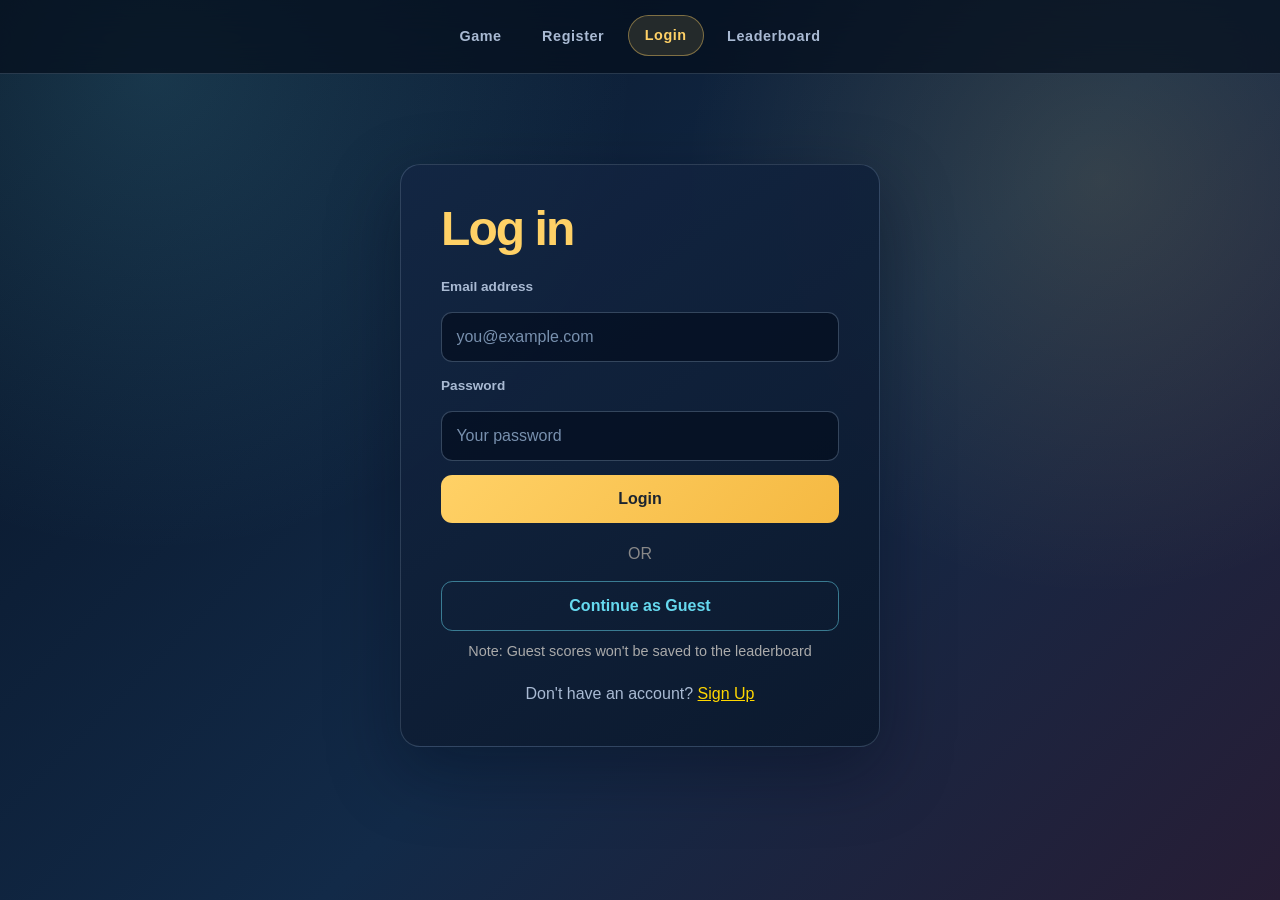
<file: html_files/index.html>
<!DOCTYPE html>
<html lang="en">
<head>
  <meta charset="UTF-8">
  <meta name="viewport" content="width=device-width, initial-scale=1">
  <meta name="description" content="Midas Flight, a fast-paced Flappy Bird-style arcade game.">
  <title>Play Midas Flight</title>
  <link rel="stylesheet" href="../css/styles.css">
</head>
<body>
  <nav>
    <ul aria-label="Primary navigation">
      <li><a href="../html_files/index.html" aria-current="page">Game</a></li>
      <li><a href="../html_files/signup.html">Register</a></li>
      <li><a href="../html_files/login.html">Login</a></li>
      <li><a href="../html_files/leaderboards.html">Leaderboard</a></li>
    </ul>
  </nav>

  <main class="game-shell">
    <header class="page-heading">
      <h1>Midas Flight</h1>
      <h2>The escape from capitalism.</h2>
    </header>

    <div class="user-section" aria-live="polite">
      <span id="user-display"></span>
      <button id="signout-btn" type="button" style="display: none;">Sign out</button>
    </div>

    <section class="how-to-play" aria-labelledby="how-to-play-title">
      <h3 id="how-to-play-title">How to play</h3>
      <div class="instructions">
        <p><strong>Controls:</strong> Press <kbd>Space</kbd> or <kbd>Up Arrow</kbd> to fly</p>
        <p><strong>Objective:</strong> Navigate through the pipes and collect coins</p>
        <p><strong>Scoring:</strong> Build combos, pass pipes, and collect coins</p>
        <p><strong>Restart:</strong> Press <kbd>Space</kbd> after game over</p>
      </div>
    </section>

    <canvas id="board" width="750" height="650" aria-label="Midas Flight game board"></canvas>
  </main>

  <script src="../js_files/transitions.js"></script>
  <script type="module" src="../js_files/midasflight.js"></script>
  <script>
    // Display user info and sign out button
    const currentUser = JSON.parse(sessionStorage.getItem("currentuser"));
    const userDisplay = document.getElementById("user-display");
    const signoutBtn = document.getElementById("signout-btn");

    if (!currentUser) {
      // No user logged in - redirect to login page
      window.location.href = "login.html";
    } else if (currentUser.isGuest) {
      // Guest user
      userDisplay.textContent = "Playing as Guest";
    } else {
      // Registered user
      userDisplay.textContent = `Welcome, ${currentUser.firstname}!`;
      signoutBtn.style.display = "inline-block";
    }

    // Sign out functionality
    signoutBtn.addEventListener("click", () => {
      sessionStorage.removeItem("currentuser");
      window.location.href = "login.html";
    });
  </script>
</body>
</html>
</file>
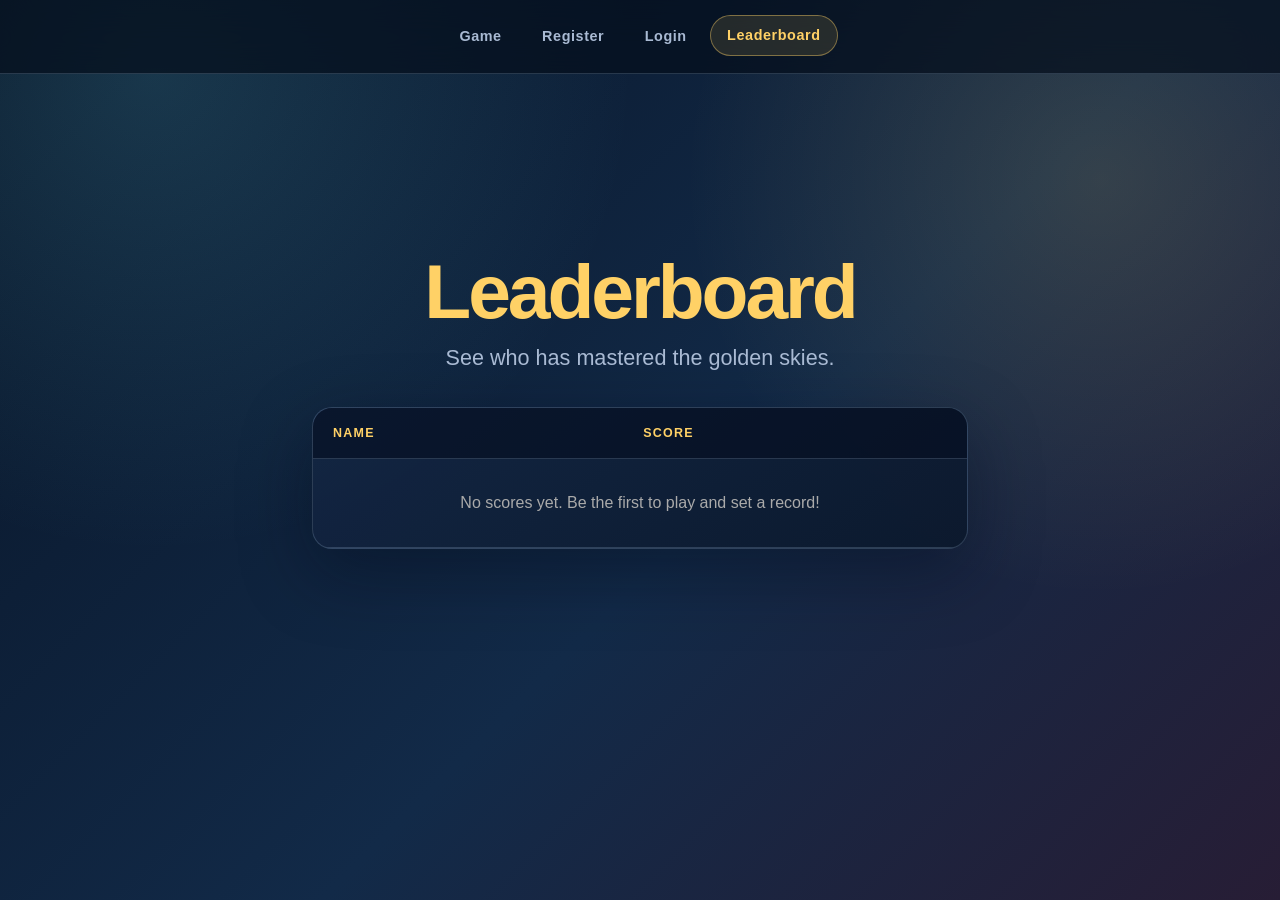
<file: html_files/leaderboards.html>
<!DOCTYPE html>
<html lang="en">
  <head>
    <meta charset="UTF-8" />
    <meta name="viewport" content="width=device-width, initial-scale=1" />
    <title>Leaderboard - Midas Flight</title>
    <link rel="stylesheet" href="../css/styles.css" />
  </head>

  <body>
    <nav>
      <ul aria-label="Primary navigation">
        <li><a href="../html_files/index.html">Game</a></li>
        <li><a href="../html_files/signup.html">Register</a></li>
        <li><a href="../html_files/login.html">Login</a></li>
        <li><a href="../html_files/leaderboards.html" aria-current="page">Leaderboard</a></li>
      </ul>
    </nav>

    <main class="page-container">
    <header class="page-heading">
      <h1>Leaderboard</h1>
      <h2>See who has mastered the golden skies.</h2>
    </header>

    <section class="leaderboard" aria-labelledby="leaderboard-title">
      <h2 id="leaderboard-title" class="sr-only">Top Midas Flight scores</h2>
      <table id="table">
        <thead>
          <tr>
            <th>Name</th>
            <th>Score</th>
          </tr>
        </thead>
        <tbody id="tbody"></tbody>
      </table>
    </section>
    </main>

    <script type="module" src="../js_files/leaderboards.js"></script>
    <script src="../js_files/transitions.js">

      document.getElementById("guest-btn").addEventListener("click", () => {
        const guestUser = {
          firstname: "Guest",
          email: "guest@temporary.com",
          isGuest: true
        };
        sessionStorage.setItem("currentuser", JSON.stringify(guestUser));
        window.location.href = "index.html";
      });
    </script>
  </body>
</html>
</file>
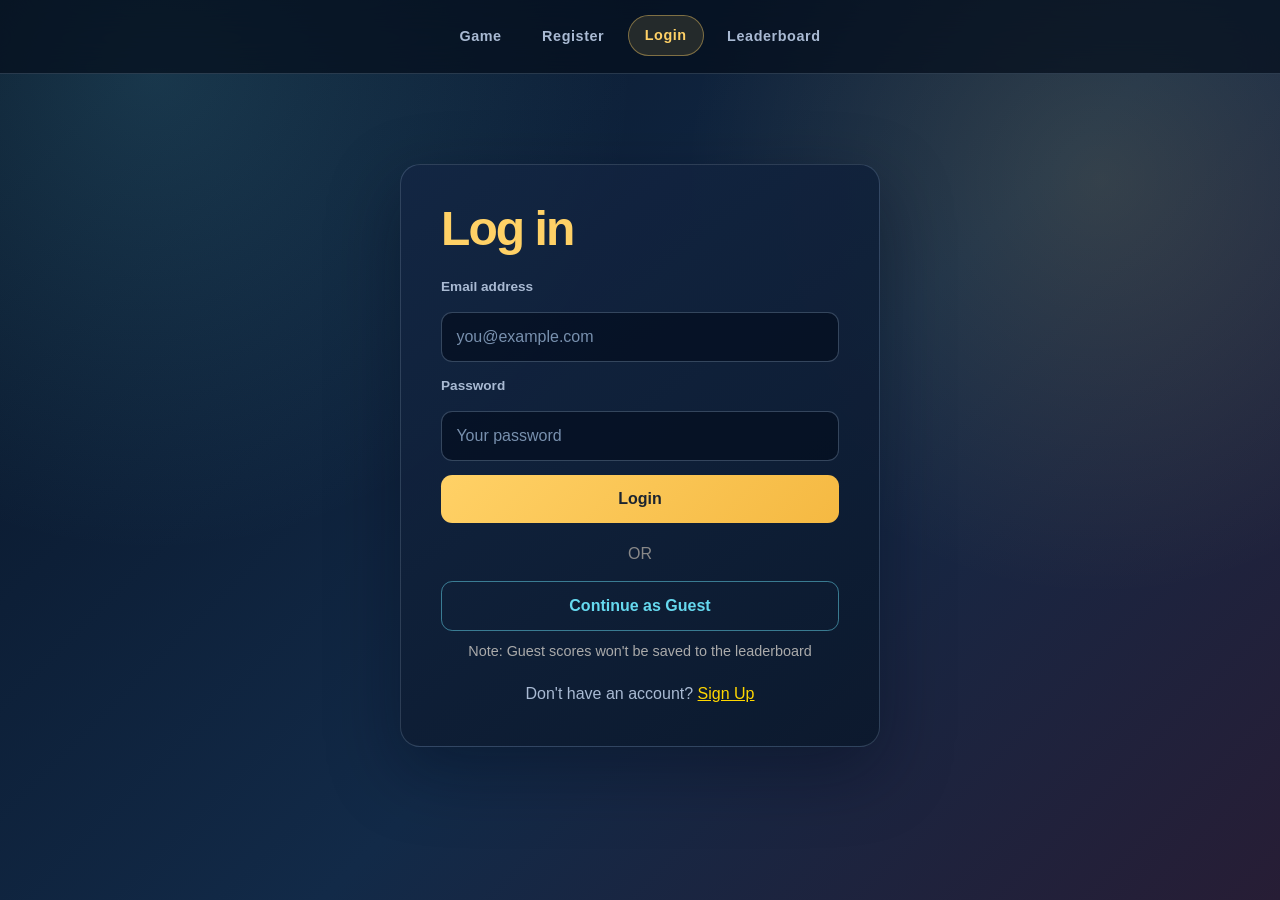
<file: html_files/login.html>
<!DOCTYPE html>
<html lang="en">
<head>
  <meta charset="UTF-8">
  <meta name="viewport" content="width=device-width, initial-scale=1">
  <title>Log in - Midas Flight</title>
  <link rel="stylesheet" href="../css/styles.css">
</head>
<body>
  <nav>
    <ul aria-label="Primary navigation">
      <li><a href="../html_files/index.html">Game</a></li>
      <li><a href="../html_files/signup.html">Register</a></li>
      <li><a href="../html_files/login.html" aria-current="page">Login</a></li>
      <li><a href="../html_files/leaderboards.html">Leaderboard</a></li>
    </ul>
  </nav>

  <main class="page-container">
  <section class="form-container" aria-labelledby="login-title">
    <h1 id="login-title">Log in</h1>
    
    <div id="error-message" role="alert" aria-live="assertive"></div>
    <div id="success-message" role="status" aria-live="polite"></div>
    
    <form id="form">
      <label for="email-input">Email address</label>
      <input 
        type="email" 
        id="email-input" 
        autocomplete="email"
        placeholder="you@example.com"
        required
      >
      
      <label for="password-input">Password</label>
      <input 
        type="password" 
        id="password-input" 
        autocomplete="current-password"
        placeholder="Your password"
        required
      >
      
      <button type="submit">Login</button>
    </form>

    <!-- Guest Login Button -->
    <div class="guest-option">
      <p style="text-align: center; color: #888; margin: 15px 0;">OR</p>
      <button id="guest-btn" class="guest-button">Continue as Guest</button>
      <p style="text-align: center; color: #aaa; font-size: 0.9rem; margin-top: 10px;">
        Note: Guest scores won't be saved to the leaderboard
      </p>
    </div>
    
    <p style="text-align: center; margin-top: 15px; color: white;">
      Don't have an account? <a href="signup.html" style="color: #ffd700;">Sign Up</a>
    </p>
  </section>
  </main>

  <script src="../js_files/transitions.js"></script>
  <script type="module" src="../js_files/auth.js"></script>
  <script type="module">
    // Guest login functionality - UPDATED to use sessionStorage
    document.getElementById("guest-btn").addEventListener("click", () => {
      const guestUser = {
        firstname: "Guest",
        email: "guest@temporary.com",
        isGuest: true
      };
      sessionStorage.setItem("currentuser", JSON.stringify(guestUser));
      window.location.href = "index.html";
    });
  </script>
</body>
</html>
</file>
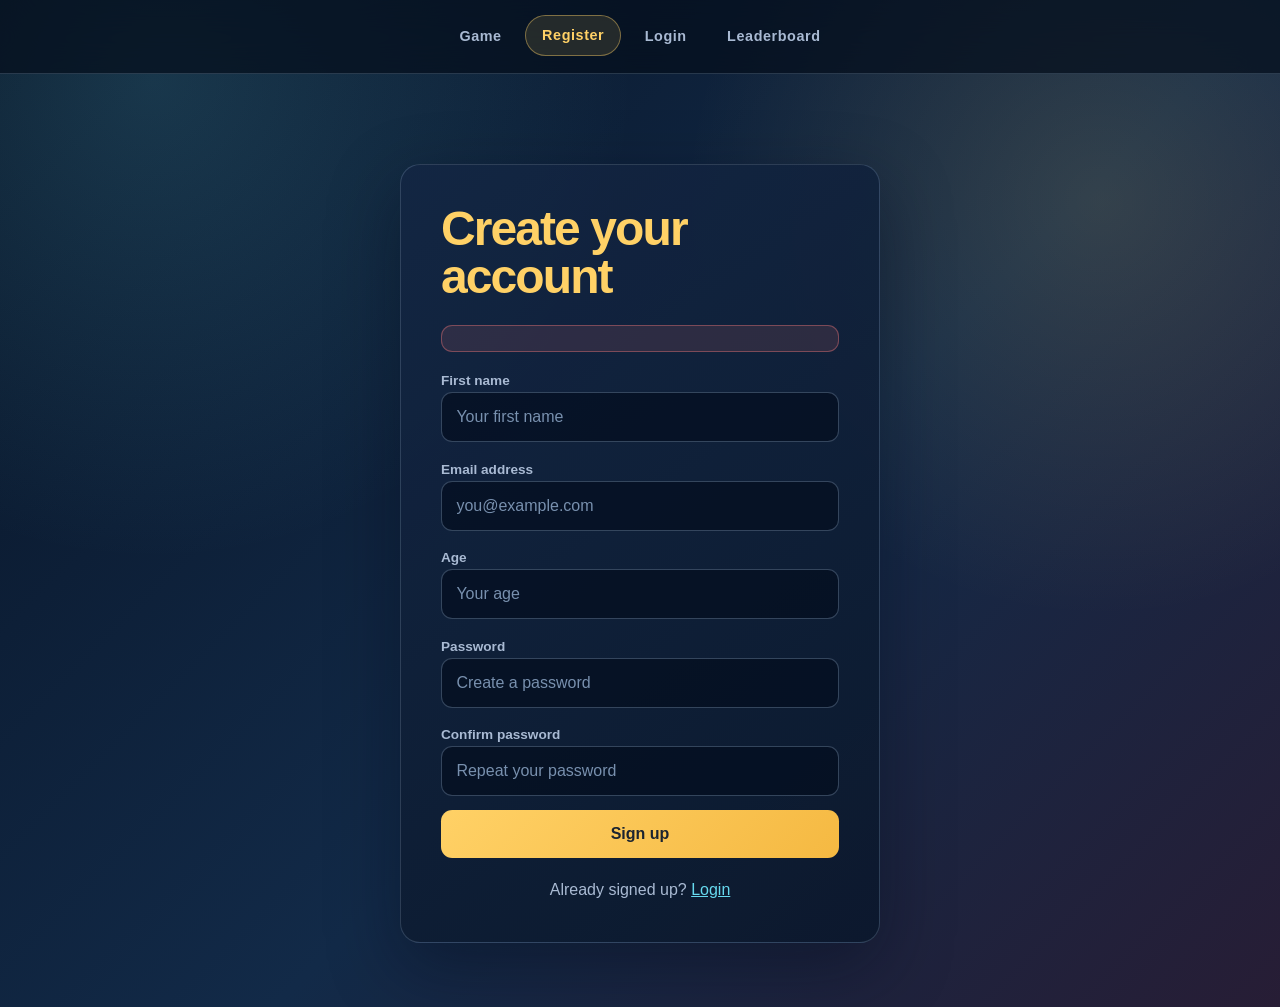
<file: html_files/signup.html>
<!DOCTYPE html>
<html lang="en">

<head>
  <meta charset="UTF-8">
  <meta name="viewport" content="width=device-width, initial-scale=1">
  <title>Create an account - Midas Flight</title>

  <!-- Link to the main stylesheet for consistent design -->
  <link rel="stylesheet" href="../css/styles.css">
</head>

<body>

  <!-- =========================
       NAVIGATION BAR SECTION
       Contains links to all pages in the project
  ========================== -->
  <nav>
    <ul aria-label="Primary navigation">
      <li><a href="../html_files/index.html">Game</a></li>
      <li><a href="../html_files/signup.html" aria-current="page">Register</a></li>
      <li><a href="../html_files/login.html">Login</a></li>
      <li><a href="../html_files/leaderboards.html">Leaderboard</a></li>
    </ul>
  </nav>

  <!-- =========================
       SIGNUP FORM WRAPPER
       Holds the entire registration form
  ========================== -->
  <main class="page-container">
  <section class="wrapper" aria-labelledby="signup-title">
    <h1 id="signup-title">Create your account</h1>

    <!-- Error display area for JavaScript validation messages -->
    <p id="error-box"></p>

    <!-- =========================
         MAIN SIGNUP FORM
         Users enter their details here
    ========================== -->
    <form id="form">

      <!-- These two divs show text feedback (validation or success) -->
      <div id="error-message"></div>
      <div id="success-message"></div>

      <!-- USER INPUT FIELDS -->
      <div><label for="firstname-input">First name</label>
        <input type="text" id="firstname-input" autocomplete="given-name" placeholder="Your first name" required></div>

      <div><label for="email-input">Email address</label>
        <input type="email" id="email-input" autocomplete="email" placeholder="you@example.com" required></div>

      <div><label for="age-input">Age</label>
        <input type="number" id="age-input" autocomplete="off" placeholder="Your age" min="1" max="120" required></div>

      <div><label for="password-input">Password</label>
        <input type="password" id="password-input" autocomplete="new-password" placeholder="Create a password" required></div>

      <div><label for="repeat-password-input">Confirm password</label>
        <input type="password" id="repeat-password-input" autocomplete="new-password" placeholder="Repeat your password" required></div>

      <!-- Submit button for signup -->
      <button type="submit">Sign up</button>
    </form>

    <!-- Redirect link for users who already have an account -->
    <p>Already signed up? <a href="login.html">Login</a></p>
  </section>
  </main>

  <!-- =========================
       JAVASCRIPT LINKS
       - auth.js handles form validation & registration logic
       - transitions.js can handle visual effects or page animations
  ========================== -->
  <script type="module" src="../js_files/auth.js"></script>
  <script src="../js_files/transitions.js"></script>

</body>
</html>
</file>
<file: css/styles.css>
* {
 margin: 0;
 padding: 0;
 box-sizing: border-box;
}
body {
 background: linear-gradient(0deg, #0046FF, #FF9013);
 font-family: "Comic Sans MS", sans-serif;
 min-height: 100vh;
 animation: fadeIn 0.5s ease-in;
}
@keyframes fadeIn {
    from {
        opacity: 0;
    }
    to {
        opacity: 1;
    }
}
/* Fade out when leaving page */
body.fade-out {
    animation: fadeOut 0.3s ease-out;
    opacity: 0;
}
@keyframes fadeOut {
    from {
        opacity: 1;
    }
    to {
        opacity: 0;
    }
}
/* Navigation */
nav {
 background-color: rgba(0, 0, 0, 0.5);
 padding: 1rem 2rem;
 z-index: 100;
}
nav ul {
 list-style: none;
 display: flex;
 gap: 2rem;
 margin: 0;
 padding: 0;
}
nav a {
 color: #ffffff;
 text-decoration: none;
 font-size: 1.1rem;
 transition: color 0.3s;
}
nav a:hover {
 color: #ffd700;
}
h1 {
 color: lightgrey;
 font-size: 2.5rem;
 text-shadow: 3px 3px 6px black;
 text-align: center;
 margin-top: 2rem;
 margin-bottom: 0.5rem;
}
h2 {
 color: lightgrey;
 font-size: 1rem;
 text-shadow: 3px 3px 6px black;
 text-align: center;
 margin-bottom: 1.5rem;
}
/* Container (Used for Leaderboard/Forms) */
.container {
 max-width: 1200px;
 margin: 0 auto;
 padding: 2rem;
}
/* Grid */
.grid-2 {
 display: grid;
 grid-template-columns: repeat(2, 1fr);
 gap: 2rem;
}
.box {
 background-color: #2a2a2a;
 padding: 2rem;
 border-radius: 8px;
}
/* Forms */
.form-container {
 max-width: 400px;
 margin: 0 auto;
 background-color: #2a2a2a;
 padding: 2rem;
 border-radius: 8px;
}
input,
button {
 width: 100%;
 padding: 0.75rem;
 margin-bottom: 1rem;
 border: none;
 border-radius: 4px;
}
input {
 background-color: #3a3a3a;
 color: #ffffff;
}
button {
 background-color: #ffd700;
 color: #000000;
 cursor: pointer;
 font-weight: bold;
}
button:hover {
 background-color: #ffed4e;
}
/* Leaderboard container */
.leaderboard {
  background-color: #2a2a2a;
  border-radius: 8px;
  overflow: hidden;
  width: 60%;
  margin: 0 auto;
  box-shadow: 0 0 10px rgba(0, 0, 0, 0.4);
}
.leaderboard table {
  width: 100%;
  border-collapse: collapse;
}
.leaderboard th,
.leaderboard td {
  padding: 1rem;
  text-align: left;
  border-bottom: 1px solid #3a3a3a;
  color: white;
}
.leaderboard th {
  background-color: #111;
  color: #00c6ff;
  font-size: 1.1rem;
  letter-spacing: 1px;
  text-transform: uppercase;
}
.leaderboard tr:nth-child(even) {
  background-color: #242424;
}
.leaderboard tr:hover {
  background-color: #333;
  transition: background-color 0.3s ease;
}
/* Title */
h1 {
  margin-top: 2rem;
  font-size: 2rem;
  color: #00c6ff;
  letter-spacing: 1px;
}
 #error-message {
   display: none;
   color: #721c24;
   padding: 12px;
   margin-bottom: 15px;
   background-color: #f8d7da;
   border: 1px solid #f5c6cb;
   border-radius: 4px;
 }
 #success-message {
   display: none;
   color: #155724;
   padding: 12px;
   margin-bottom: 15px;
   background-color: #d4edda;
   border: 1px solid #c3e6cb;
   border-radius: 4px;
 }

 /* User Section with Sign Out Button */
.user-section {
  text-align: center;
  margin: 1rem auto;
  padding: 0.75rem;
  background-color: rgba(42, 42, 42, 0.8);
  border-radius: 8px;
  max-width: 600px;
  display: flex;
  justify-content: center;
  align-items: center;
  gap: 1rem;
}

#user-display {
  color: #ffd700;
  font-size: 1.1rem;
  font-weight: bold;
}

#signout-btn {
  background-color: #ff4444;
  color: white;
  padding: 0.5rem 1.5rem;
  border: none;
  border-radius: 4px;
  cursor: pointer;
  font-weight: bold;
  font-size: 0.95rem;
  transition: background-color 0.3s;
  width: auto;
  margin: 0;
}

#signout-btn:hover {
  background-color: #cc0000;
}

/* GAME BOARD STYLING - CENTERED WITH DARK BACKDROP */
#board {
    display: block;
    margin: 0 auto 2rem auto; /* Center horizontally */
    background-color: #0a0a0a; /* Very dark backdrop for visibility */
    border: 5px solid #ffd700; /* Gold border */
    border-radius: 8px; /* Rounded corners */
    box-shadow: 0 10px 40px rgba(0, 0, 0, 0.7); /* Deep shadow for depth */
}

/* Modern shared interface */
:root {
  --ink: #eaf2ff;
  --muted: #a9bad3;
  --surface: rgba(15, 29, 52, 0.88);
  --surface-strong: #101f38;
  --line: rgba(174, 202, 235, 0.2);
  --gold: #ffd166;
  --gold-strong: #f5b942;
  --cyan: #66d9ef;
  --danger: #ff7b7b;
  --shadow: 0 24px 70px rgba(2, 8, 23, 0.38);
}

html {
  min-width: 320px;
  background: #081426;
}

body {
  background:
    radial-gradient(circle at 12% 8%, rgba(102, 217, 239, 0.16), transparent 30rem),
    radial-gradient(circle at 86% 20%, rgba(255, 209, 102, 0.14), transparent 26rem),
    linear-gradient(135deg, #081426 0%, #122a48 56%, #271d35 100%);
  color: var(--ink);
  font-family: "Avenir Next", "Trebuchet MS", "Segoe UI", sans-serif;
  line-height: 1.5;
  padding-bottom: 4rem;
}

body::before {
  background-image: linear-gradient(rgba(255, 255, 255, 0.025) 1px, transparent 1px), linear-gradient(90deg, rgba(255, 255, 255, 0.025) 1px, transparent 1px);
  background-size: 32px 32px;
  content: "";
  inset: 0;
  pointer-events: none;
  position: fixed;
  z-index: -1;
}

nav {
  align-items: center;
  backdrop-filter: blur(18px);
  background: rgba(5, 14, 28, 0.72);
  border-bottom: 1px solid var(--line);
  display: flex;
  justify-content: center;
  padding: 1rem clamp(1rem, 4vw, 4rem);
  position: sticky;
  top: 0;
}

nav ul {
  align-items: center;
  display: flex;
  flex-wrap: wrap;
  gap: 0.4rem;
  justify-content: center;
  width: min(100%, 1120px);
}

nav a {
  border: 1px solid transparent;
  border-radius: 999px;
  color: var(--muted);
  display: block;
  font-size: 0.9rem;
  font-weight: 700;
  letter-spacing: 0.04em;
  padding: 0.55rem 1rem;
  transition: background 180ms ease, border-color 180ms ease, color 180ms ease, transform 180ms ease;
}

nav a:hover,
nav a:focus-visible,
nav a[aria-current="page"] {
  background: rgba(255, 209, 102, 0.12);
  border-color: rgba(255, 209, 102, 0.42);
  color: var(--gold);
  transform: translateY(-1px);
}

h1,
h2,
h3 {
  color: var(--ink);
  text-shadow: none;
}

h1 {
  font-size: clamp(2.1rem, 5vw, 4.5rem);
  letter-spacing: -0.04em;
  line-height: 1;
  margin: 0;
}

h2 {
  color: var(--muted);
  font-size: clamp(1rem, 2vw, 1.35rem);
  font-weight: 500;
  margin: 0.75rem 0 0;
}

h3 {
  font-size: 1rem;
  letter-spacing: 0.08em;
  text-transform: uppercase;
}

a {
  color: var(--cyan);
}

a:focus-visible,
button:focus-visible,
input:focus-visible {
  outline: 3px solid var(--gold);
  outline-offset: 3px;
}

.sr-only {
  clip: rect(0, 0, 0, 0);
  clip-path: inset(50%);
  height: 1px;
  overflow: hidden;
  position: absolute;
  white-space: nowrap;
  width: 1px;
}

.page-heading,
.game-shell,
.page-container {
  margin: 0 auto;
  max-width: 1120px;
  padding: clamp(2.5rem, 7vw, 6rem) clamp(1rem, 4vw, 2rem) 0;
}

.page-heading {
  text-align: center;
}

.page-heading h1 {
  color: var(--gold);
  font-size: clamp(2.4rem, 6vw, 5rem);
}

.game-shell {
  align-items: center;
  display: flex;
  flex-direction: column;
  gap: 1.5rem;
  max-width: 980px;
  padding-top: 2rem;
}

.game-shell .page-heading {
  padding: 0;
}

.user-section {
  align-self: stretch;
  background: rgba(15, 29, 52, 0.66);
  border: 1px solid var(--line);
  border-radius: 1rem;
  color: var(--muted);
  margin: 0;
  max-width: none;
  padding: 0.7rem 1rem;
}

#user-display {
  color: var(--gold);
  font-size: 0.95rem;
}

#signout-btn {
  background: transparent;
  border: 1px solid rgba(255, 123, 123, 0.55);
  color: #ffb1b1;
}

#signout-btn:hover {
  background: rgba(255, 123, 123, 0.14);
}

.how-to-play,
.form-container,
.wrapper,
.leaderboard {
  background: linear-gradient(145deg, rgba(19, 38, 67, 0.92), rgba(11, 24, 44, 0.92));
  border: 1px solid var(--line);
  border-radius: 1.25rem;
  box-shadow: var(--shadow);
}

.how-to-play {
  align-self: stretch;
  display: grid;
  gap: 0.8rem;
  grid-template-columns: minmax(130px, 0.7fr) 1.5fr;
  padding: 1.2rem 1.4rem;
}

.how-to-play h3 {
  color: var(--gold);
  margin: 0;
}

.instructions {
  color: var(--muted);
  display: grid;
  gap: 0.35rem;
}

.instructions p {
  margin: 0;
}

kbd {
  background: #081426;
  border: 1px solid rgba(174, 202, 235, 0.35);
  border-bottom-width: 2px;
  border-radius: 0.35rem;
  color: var(--ink);
  font-size: 0.78em;
  padding: 0.12rem 0.4rem;
}

#board {
  border: 4px solid var(--gold);
  border-radius: 1.25rem;
  box-shadow: 0 20px 70px rgba(2, 8, 23, 0.55), 0 0 0 1px rgba(255, 255, 255, 0.08);
  height: auto;
  max-width: 100%;
  width: 750px;
}

.page-container {
  max-width: 720px;
}

.form-container,
.wrapper {
  margin: 0 auto;
  max-width: 480px;
  padding: clamp(1.5rem, 5vw, 2.5rem);
}

.form-container h1,
.wrapper h1 {
  color: var(--gold);
  font-size: clamp(2rem, 5vw, 3rem);
  margin-bottom: 1.5rem;
  text-align: left;
}

form {
  display: grid;
  gap: 0.9rem;
}

label {
  color: var(--muted);
  font-size: 0.85rem;
  font-weight: 700;
}

input,
button {
  border-radius: 0.7rem;
  font: inherit;
  min-height: 3rem;
  padding: 0.75rem 0.9rem;
}

input {
  background: rgba(4, 13, 30, 0.7);
  border: 1px solid rgba(174, 202, 235, 0.28);
  color: var(--ink);
  margin: 0;
  width: 100%;
}

input::placeholder {
  color: #7890ae;
}

button {
  background: linear-gradient(135deg, var(--gold), var(--gold-strong));
  border: 0;
  color: #1b2430;
  cursor: pointer;
  font-weight: 800;
  margin: 0;
  transition: filter 180ms ease, transform 180ms ease;
}

button:hover {
  background: linear-gradient(135deg, #ffe39a, var(--gold));
  filter: brightness(1.04);
  transform: translateY(-1px);
}

.guest-button {
  background: transparent;
  border: 1px solid rgba(102, 217, 239, 0.5);
  color: var(--cyan);
}

.guest-button:hover {
  background: rgba(102, 217, 239, 0.1);
}

.guest-option,
.form-container > p,
.wrapper > p {
  color: var(--muted) !important;
  margin-top: 1.2rem !important;
  text-align: center;
}

#error-message,
#success-message,
#error-box {
  border-radius: 0.7rem;
  font-size: 0.9rem;
  margin: 0 0 1rem;
  padding: 0.8rem 1rem;
}

#error-message,
#error-box {
  background: rgba(255, 123, 123, 0.12);
  border: 1px solid rgba(255, 123, 123, 0.38);
  color: #ffb1b1;
}

#success-message {
  background: rgba(109, 224, 172, 0.12);
  border: 1px solid rgba(109, 224, 172, 0.38);
  color: #a8f3ce;
}

.leaderboard {
  margin: 2rem auto 0;
  max-width: 760px;
  overflow: hidden;
  width: 100%;
}

.leaderboard table {
  border-collapse: collapse;
}

.leaderboard th,
.leaderboard td {
  border-bottom: 1px solid var(--line);
  color: var(--ink);
  padding: 1rem 1.25rem;
}

.leaderboard th {
  background: rgba(4, 13, 30, 0.6);
  color: var(--gold);
  font-size: 0.78rem;
  letter-spacing: 0.1em;
}

.leaderboard tr:nth-child(even) {
  background: rgba(255, 255, 255, 0.025);
}

.leaderboard tr:hover {
  background: rgba(102, 217, 239, 0.08);
}

@media (max-width: 700px) {
  body {
    padding-bottom: 2rem;
  }

  nav {
    padding: 0.7rem 0.6rem;
  }

  nav ul {
    gap: 0.2rem;
  }

  nav a {
    font-size: 0.78rem;
    padding: 0.45rem 0.65rem;
  }

  .game-shell,
  .page-container {
    padding-top: 2rem;
  }

  .how-to-play {
    grid-template-columns: 1fr;
  }

  #board {
    border-width: 3px;
  }

  .leaderboard th,
  .leaderboard td {
    padding: 0.8rem;
  }
}

@media (prefers-reduced-motion: reduce) {
  *,
  *::before,
  *::after {
    animation-duration: 0.01ms !important;
    animation-iteration-count: 1 !important;
    scroll-behavior: auto !important;
    transition-duration: 0.01ms !important;
  }
}
</file>
